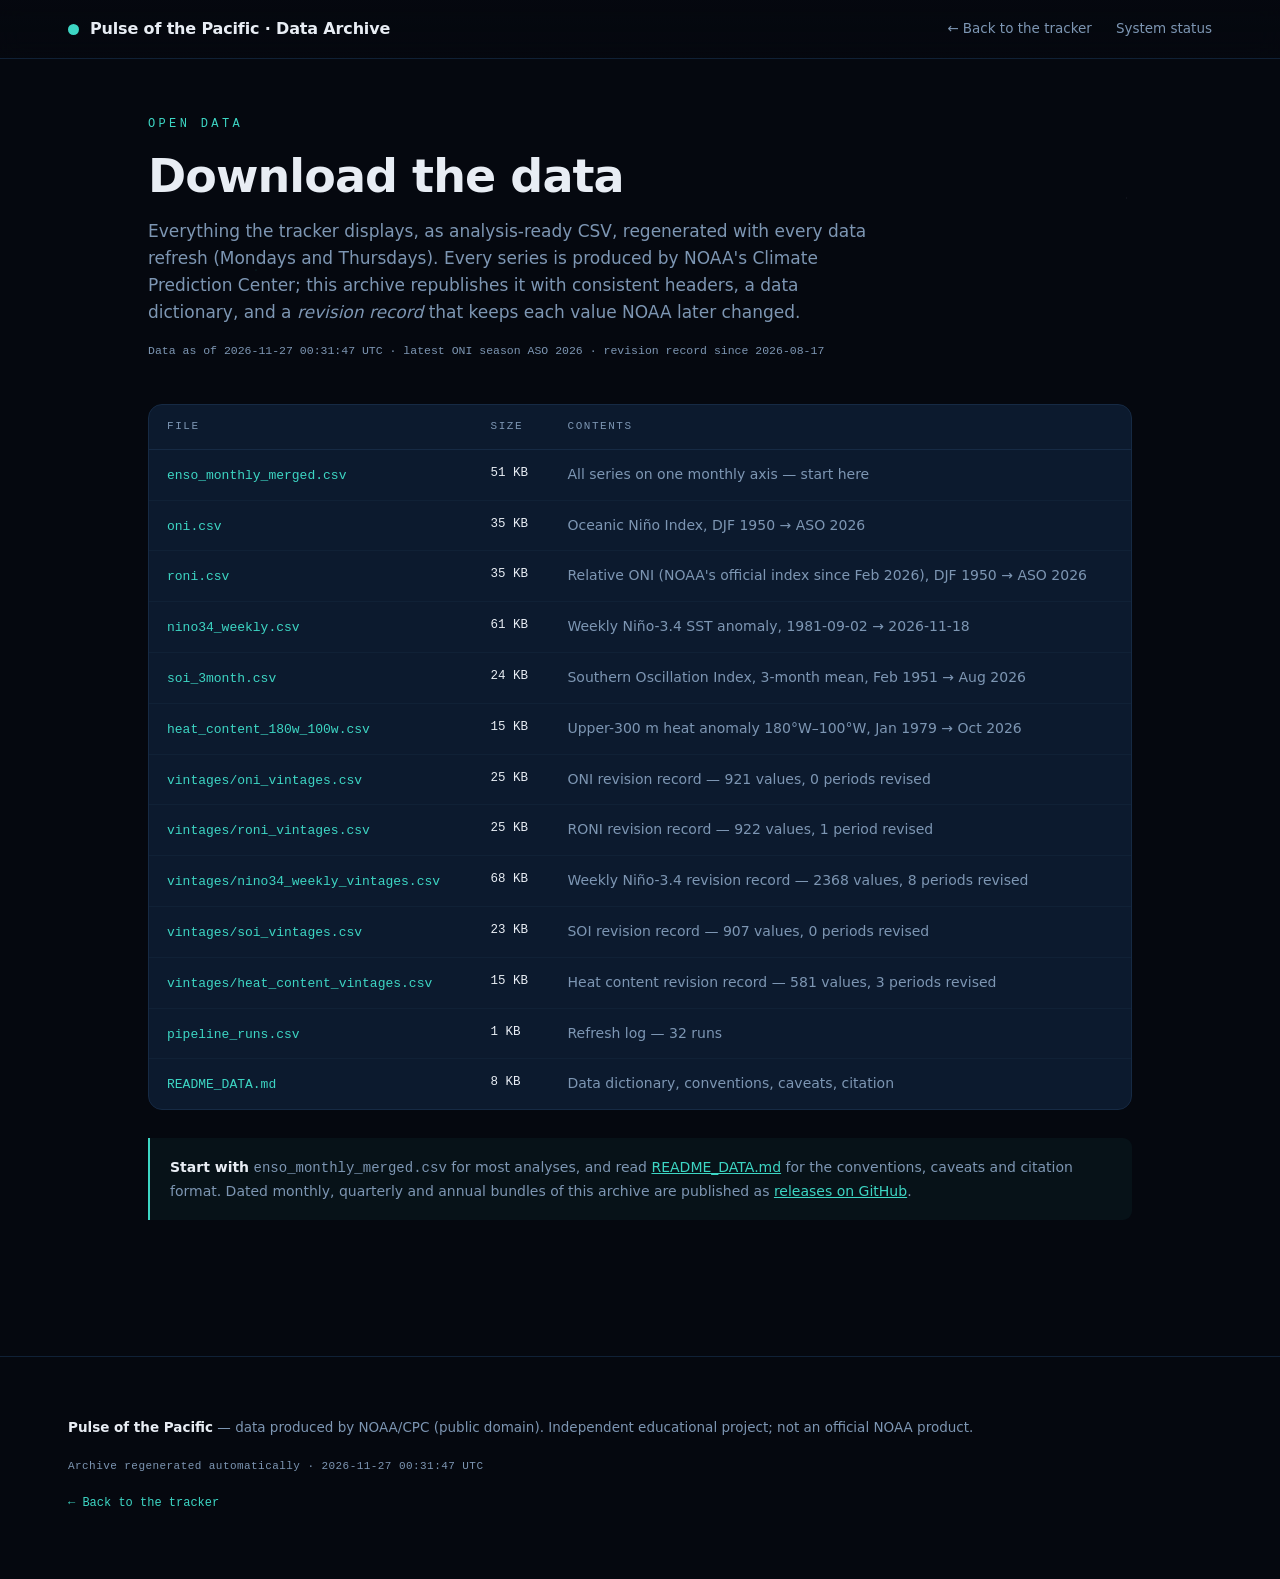
<file: public/archive/index.html>
<!DOCTYPE html>
<html lang="en">
<head>
<meta charset="utf-8"/>
<meta name="viewport" content="width=device-width, initial-scale=1, viewport-fit=cover"/>
<title>Data Archive | Pulse of the Pacific</title>
<meta name="description" content="Download the ENSO data behind Pulse of the Pacific as analysis-ready CSV: ONI, RONI, weekly Niño 3.4, SOI, ocean heat content, and a record of how NOAA revised recent values."/>
<meta name="theme-color" content="#05080f"/>
<link rel="canonical" href="https://elninotracker.org/archive/"/>
<meta property="og:title" content="Data Archive | Pulse of the Pacific"/>
<meta property="og:description" content="The ENSO indices behind the tracker as analysis-ready CSV, refreshed twice a week, with a revision record."/>
<meta property="og:type" content="website"/>
<meta property="og:url" content="https://elninotracker.org/archive/"/>
<meta property="og:image" content="https://elninotracker.org/social-preview.png"/>
<meta property="og:image:width" content="1200"/>
<meta property="og:image:height" content="630"/>
<meta property="og:image:alt" content="The Pulse of the Pacific: the Oceanic Niño Index from 1950 to today, El Niño peaks in red and orange, La Niña in blue."/>
<meta name="twitter:card" content="summary_large_image"/>
<link rel="icon" href="data:image/svg+xml,%3Csvg xmlns='http://www.w3.org/2000/svg' viewBox='0 0 32 32'%3E%3Ccircle cx='16' cy='16' r='13' fill='%2305080f'/%3E%3Ccircle cx='16' cy='16' r='6' fill='%233dd6c4'/%3E%3C/svg%3E"/>
<!-- Generated by scripts/export_archive.py on every data refresh — edit the generator, not this file.
     Static page: no scripts run here (the JSON-LD block below is data, not code). -->
<meta http-equiv="Content-Security-Policy" content="default-src 'self'; script-src 'self'; style-src 'self' 'unsafe-inline' https://fonts.googleapis.com; font-src https://fonts.gstatic.com; img-src 'self' data:; connect-src 'self'; base-uri 'none'; form-action 'none'; object-src 'none'"/>
<link rel="preconnect" href="https://fonts.googleapis.com">
<link rel="preconnect" href="https://fonts.gstatic.com" crossorigin>
<link href="https://fonts.googleapis.com/css2?family=Space+Grotesk:wght@500;600;700&family=Inter:wght@400;500;600&family=JetBrains+Mono:wght@400;500&display=swap" rel="stylesheet">
<link rel="stylesheet" href="../assets/style.css">
<script type="application/ld+json">
{
  "@context": "https://schema.org",
  "@type": "Dataset",
  "name": "Pulse of the Pacific ENSO data archive",
  "description": "Analysis-ready CSV re-publication of NOAA Climate Prediction Center ENSO indices (Oceanic Niño Index, Relative ONI, weekly Niño-3.4 SST anomaly, Southern Oscillation Index, equatorial upper-ocean heat content), refreshed twice weekly, with a record of how published values were later revised.",
  "url": "https://elninotracker.org/archive/",
  "keywords": [
    "El Niño",
    "La Niña",
    "ENSO",
    "Oceanic Niño Index",
    "Relative Oceanic Niño Index",
    "Niño 3.4",
    "Southern Oscillation Index",
    "sea surface temperature"
  ],
  "temporalCoverage": "1950-01/2026-11",
  "isAccessibleForFree": true,
  "creator": {
    "@type": "Organization",
    "name": "NOAA Climate Prediction Center",
    "url": "https://www.cpc.ncep.noaa.gov/"
  },
  "isBasedOn": "https://www.cpc.ncep.noaa.gov/data/indices/",
  "distribution": [
    {
      "@type": "DataDownload",
      "encodingFormat": "text/csv",
      "contentUrl": "https://elninotracker.org/archive/enso_monthly_merged.csv"
    },
    {
      "@type": "DataDownload",
      "encodingFormat": "text/csv",
      "contentUrl": "https://elninotracker.org/archive/oni.csv"
    },
    {
      "@type": "DataDownload",
      "encodingFormat": "text/csv",
      "contentUrl": "https://elninotracker.org/archive/roni.csv"
    },
    {
      "@type": "DataDownload",
      "encodingFormat": "text/csv",
      "contentUrl": "https://elninotracker.org/archive/nino34_weekly.csv"
    },
    {
      "@type": "DataDownload",
      "encodingFormat": "text/csv",
      "contentUrl": "https://elninotracker.org/archive/soi_3month.csv"
    },
    {
      "@type": "DataDownload",
      "encodingFormat": "text/csv",
      "contentUrl": "https://elninotracker.org/archive/heat_content_180w_100w.csv"
    },
    {
      "@type": "DataDownload",
      "encodingFormat": "text/csv",
      "contentUrl": "https://elninotracker.org/archive/vintages/oni_vintages.csv"
    },
    {
      "@type": "DataDownload",
      "encodingFormat": "text/csv",
      "contentUrl": "https://elninotracker.org/archive/vintages/roni_vintages.csv"
    },
    {
      "@type": "DataDownload",
      "encodingFormat": "text/csv",
      "contentUrl": "https://elninotracker.org/archive/vintages/nino34_weekly_vintages.csv"
    },
    {
      "@type": "DataDownload",
      "encodingFormat": "text/csv",
      "contentUrl": "https://elninotracker.org/archive/vintages/soi_vintages.csv"
    },
    {
      "@type": "DataDownload",
      "encodingFormat": "text/csv",
      "contentUrl": "https://elninotracker.org/archive/vintages/heat_content_vintages.csv"
    },
    {
      "@type": "DataDownload",
      "encodingFormat": "text/csv",
      "contentUrl": "https://elninotracker.org/archive/pipeline_runs.csv"
    }
  ]
}
</script>
</head>
<body>

<div class="topbar">
  <div class="wrap">
    <div class="brand"><span class="dot"></span>Pulse of the Pacific · Data Archive</div>
    <nav class="topnav"><a href="../">← Back to the tracker</a><a href="../admin.html">System status</a></nav>
  </div>
</div>

<section class="band" style="padding-top:56px">
  <div class="wrap arch">

    <div class="band-head">
      <div class="label">Open data</div>
      <h2>Download the data</h2>
      <p>Everything the tracker displays, as analysis-ready CSV, regenerated with every data refresh
      (Mondays and Thursdays). Every series is produced by NOAA's Climate Prediction Center; this
      archive republishes it with consistent headers, a data dictionary, and a <em>revision record</em>
      that keeps each value NOAA later changed.</p>
      <p class="arch-stamp">Data as of 2026-11-27 00:31:47 UTC · latest ONI season ASO 2026 ·
      revision record since 2026-08-17</p>
    </div>

    <div class="arch-scroll">
    <table class="arch-table">
      <thead><tr><th scope="col">File</th><th scope="col">Size</th><th scope="col">Contents</th></tr></thead>
      <tbody>
        <tr><td><a href="enso_monthly_merged.csv">enso_monthly_merged.csv</a></td><td class="n">51 KB</td><td>All series on one monthly axis — start here</td></tr>
        <tr><td><a href="oni.csv">oni.csv</a></td><td class="n">35 KB</td><td>Oceanic Niño Index, DJF 1950 → ASO 2026</td></tr>
        <tr><td><a href="roni.csv">roni.csv</a></td><td class="n">35 KB</td><td>Relative ONI (NOAA's official index since Feb 2026), DJF 1950 → ASO 2026</td></tr>
        <tr><td><a href="nino34_weekly.csv">nino34_weekly.csv</a></td><td class="n">61 KB</td><td>Weekly Niño-3.4 SST anomaly, 1981-09-02 → 2026-11-18</td></tr>
        <tr><td><a href="soi_3month.csv">soi_3month.csv</a></td><td class="n">24 KB</td><td>Southern Oscillation Index, 3-month mean, Feb 1951 → Aug 2026</td></tr>
        <tr><td><a href="heat_content_180w_100w.csv">heat_content_180w_100w.csv</a></td><td class="n">15 KB</td><td>Upper-300 m heat anomaly 180°W–100°W, Jan 1979 → Oct 2026</td></tr>
        <tr><td><a href="vintages/oni_vintages.csv">vintages/oni_vintages.csv</a></td><td class="n">25 KB</td><td>ONI revision record — 921 values, 0 periods revised</td></tr>
        <tr><td><a href="vintages/roni_vintages.csv">vintages/roni_vintages.csv</a></td><td class="n">25 KB</td><td>RONI revision record — 922 values, 1 period revised</td></tr>
        <tr><td><a href="vintages/nino34_weekly_vintages.csv">vintages/nino34_weekly_vintages.csv</a></td><td class="n">68 KB</td><td>Weekly Niño-3.4 revision record — 2368 values, 8 periods revised</td></tr>
        <tr><td><a href="vintages/soi_vintages.csv">vintages/soi_vintages.csv</a></td><td class="n">23 KB</td><td>SOI revision record — 907 values, 0 periods revised</td></tr>
        <tr><td><a href="vintages/heat_content_vintages.csv">vintages/heat_content_vintages.csv</a></td><td class="n">15 KB</td><td>Heat content revision record — 581 values, 3 periods revised</td></tr>
        <tr><td><a href="pipeline_runs.csv">pipeline_runs.csv</a></td><td class="n">1 KB</td><td>Refresh log — 32 runs</td></tr>
        <tr><td><a href="README_DATA.md">README_DATA.md</a></td><td class="n">8 KB</td><td>Data dictionary, conventions, caveats, citation</td></tr>
      </tbody>
    </table>
    </div>

    <div class="arch-note">
      <b>Start with</b> <span class="mono">enso_monthly_merged.csv</span> for most analyses, and read
      <a href="README_DATA.md">README_DATA.md</a> for the conventions, caveats and citation format.
      Dated monthly, quarterly and annual bundles of this archive are published as
      <a href="https://github.com/ThePiTree/pulse-of-the-pacific/releases" target="_blank" rel="noopener">releases on GitHub</a>.
    </div>

  </div>
</section>

<footer>
  <div class="wrap">
    <div class="frow">
      <div><b>Pulse of the Pacific</b> — data produced by NOAA/CPC (public domain). Independent educational project; not an official NOAA product.</div>
      <div class="tag">Archive regenerated automatically · 2026-11-27 00:31:47 UTC</div>
    </div>
    <div class="frow arch-back"><a href="../">← Back to the tracker</a></div>
  </div>
</footer>

</body>
</html>
</file>
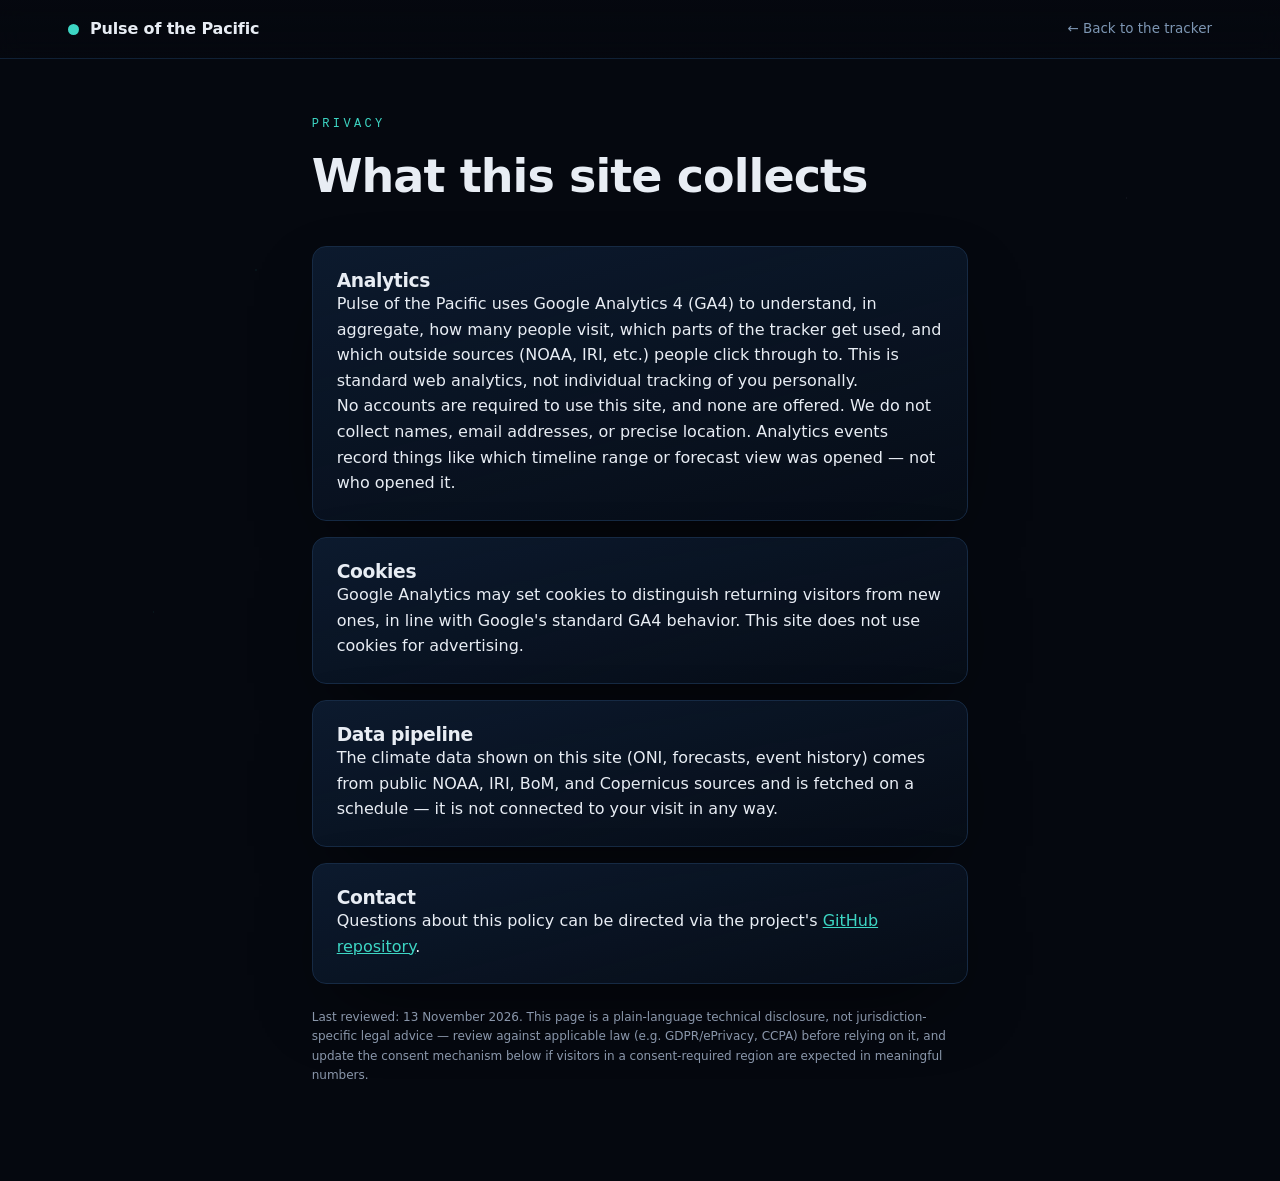
<file: public/privacy/index.html>
<!DOCTYPE html>
<html lang="en">
<head>
<meta charset="utf-8"/>
<meta name="viewport" content="width=device-width, initial-scale=1, viewport-fit=cover"/>
<title>Privacy | Pulse of the Pacific</title>
<meta name="description" content="What Pulse of the Pacific collects, why, and how to contact the project about it."/>
<meta name="theme-color" content="#05080f"/>
<link rel="canonical" href="https://elninotracker.org/privacy/"/>
<meta property="og:title" content="Privacy | Pulse of the Pacific"/>
<meta property="og:url" content="https://elninotracker.org/privacy/"/>
<meta property="og:image" content="https://elninotracker.org/social-preview.png"/>
<meta property="og:image:width" content="1200"/>
<meta property="og:image:height" content="630"/>
<meta property="og:image:alt" content="The Pulse of the Pacific: the Oceanic Niño Index from 1950 to today, El Niño peaks in red and orange, La Niña in blue."/>
<meta name="twitter:card" content="summary_large_image"/>
<link rel="icon" href="data:image/svg+xml,%3Csvg xmlns='http://www.w3.org/2000/svg' viewBox='0 0 32 32'%3E%3Ccircle cx='16' cy='16' r='13' fill='%2305080f'/%3E%3Ccircle cx='16' cy='16' r='6' fill='%233dd6c4'/%3E%3C/svg%3E"/>
<meta http-equiv="Content-Security-Policy" content="default-src 'self'; script-src 'self'; style-src 'self' 'unsafe-inline' https://fonts.googleapis.com; font-src https://fonts.gstatic.com; img-src 'self' data:; connect-src 'self'; base-uri 'none'; form-action 'none'; object-src 'none'"/>
<link rel="preconnect" href="https://fonts.googleapis.com">
<link rel="preconnect" href="https://fonts.gstatic.com" crossorigin>
<link href="https://fonts.googleapis.com/css2?family=Space+Grotesk:wght@500;600;700&family=Inter:wght@400;500;600&family=JetBrains+Mono:wght@400;500&display=swap" rel="stylesheet">
<link rel="stylesheet" href="../assets/style.css">
</head>
<body>

<div class="topbar">
  <div class="wrap">
    <div class="brand"><span class="dot"></span>Pulse of the Pacific</div>
    <nav class="topnav"><a href="/">← Back to the tracker</a></nav>
  </div>
</div>

<section class="band" style="padding-top:56px">
  <div class="wrap" style="max-width:70ch">

    <div class="band-head">
      <div class="label">Privacy</div>
      <h2>What this site collects</h2>
    </div>

    <div class="card card-pad" style="margin-top:8px">
      <h3 style="margin-top:0">Analytics</h3>
      <p>Pulse of the Pacific uses Google Analytics 4 (GA4) to understand, in aggregate, how many people
      visit, which parts of the tracker get used, and which outside sources (NOAA, IRI, etc.) people click
      through to. This is standard web analytics, not individual tracking of you personally.</p>
      <p>No accounts are required to use this site, and none are offered. We do not collect names, email
      addresses, or precise location. Analytics events record things like which timeline range or forecast
      view was opened — not who opened it.</p>
    </div>

    <div class="card card-pad" style="margin-top:16px">
      <h3 style="margin-top:0">Cookies</h3>
      <p>Google Analytics may set cookies to distinguish returning visitors from new ones, in line with
      Google's standard GA4 behavior. This site does not use cookies for advertising.</p>
    </div>

    <div class="card card-pad" style="margin-top:16px">
      <h3 style="margin-top:0">Data pipeline</h3>
      <p>The climate data shown on this site (ONI, forecasts, event history) comes from public NOAA, IRI,
      BoM, and Copernicus sources and is fetched on a schedule — it is not connected to your visit in any way.</p>
    </div>

    <div class="card card-pad" style="margin-top:16px">
      <h3 style="margin-top:0">Contact</h3>
      <p>Questions about this policy can be directed via the project's
      <a href="https://github.com/ThePiTree/pulse-of-the-pacific" style="color:var(--live)">GitHub repository</a>.</p>
    </div>

    <p style="margin-top:24px;font-size:12px;color:var(--tag,#8a97ab)">
      Last reviewed: 13 November 2026. This page is a plain-language technical disclosure, not
      jurisdiction-specific legal advice — review against applicable law (e.g. GDPR/ePrivacy, CCPA) before
      relying on it, and update the consent mechanism below if visitors in a consent-required region are
      expected in meaningful numbers.
    </p>

  </div>
</section>

</body>
</html>
</file>
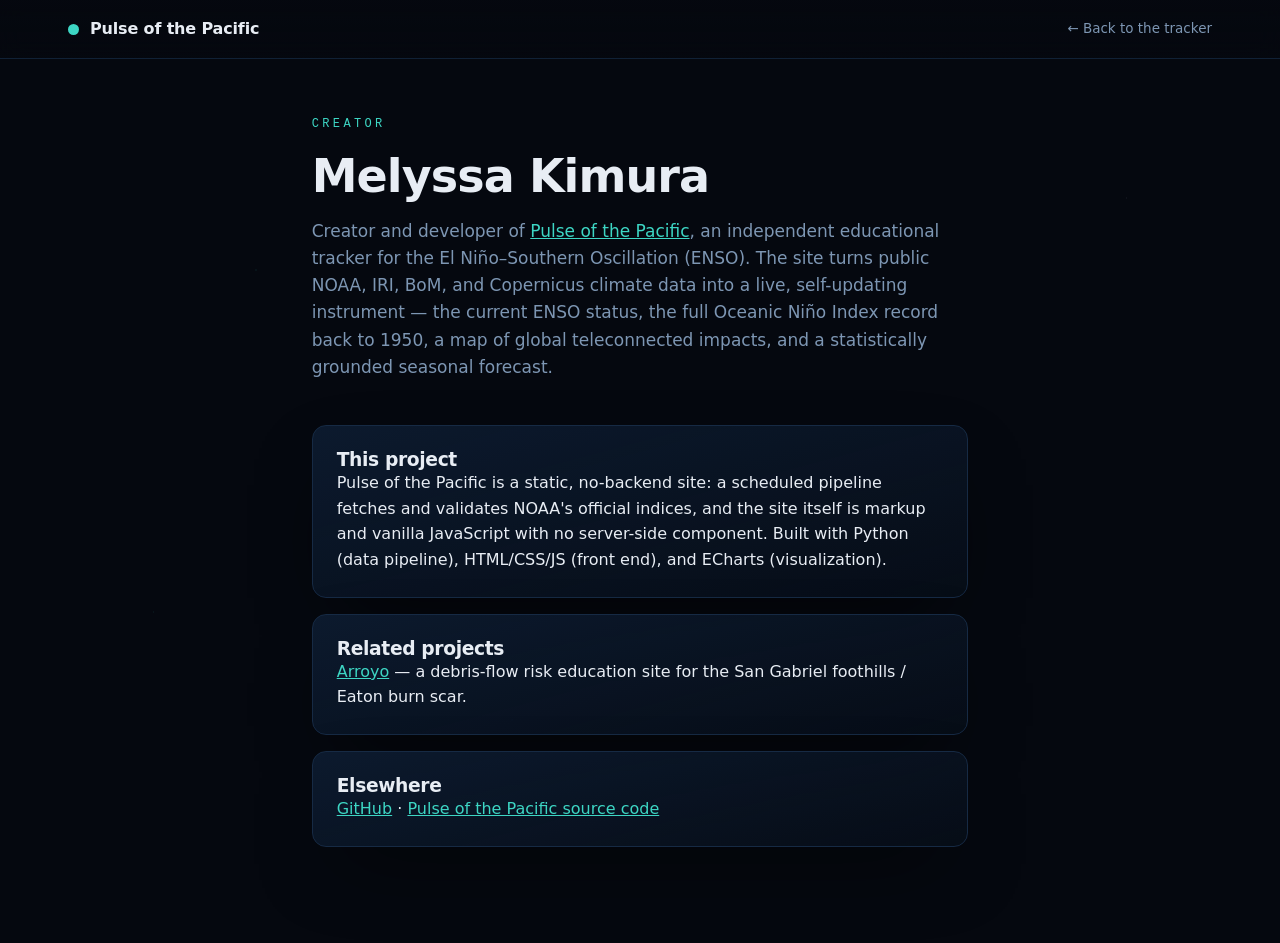
<file: public/creator/melyssa-kimura/index.html>
<!DOCTYPE html>
<html lang="en">
<head>
<meta charset="utf-8"/>
<meta name="viewport" content="width=device-width, initial-scale=1, viewport-fit=cover"/>
<title>Melyssa Kimura | Creator of Pulse of the Pacific</title>
<meta name="description" content="Melyssa Kimura is the creator and developer of Pulse of the Pacific, an independent educational ENSO tracker, and other public data-education projects."/>
<meta name="theme-color" content="#05080f"/>
<link rel="canonical" href="https://elninotracker.org/creator/melyssa-kimura/"/>
<meta property="og:title" content="Melyssa Kimura | Creator of Pulse of the Pacific"/>
<meta property="og:description" content="Creator and developer of Pulse of the Pacific and other independent educational data projects."/>
<meta property="og:type" content="profile"/>
<meta property="og:url" content="https://elninotracker.org/creator/melyssa-kimura/"/>
<meta property="og:image" content="https://elninotracker.org/social-preview.png"/>
<meta property="og:image:width" content="1200"/>
<meta property="og:image:height" content="630"/>
<meta property="og:image:alt" content="The Pulse of the Pacific: the Oceanic Niño Index from 1950 to today, El Niño peaks in red and orange, La Niña in blue."/>
<meta name="twitter:card" content="summary_large_image"/>
<link rel="icon" href="data:image/svg+xml,%3Csvg xmlns='http://www.w3.org/2000/svg' viewBox='0 0 32 32'%3E%3Ccircle cx='16' cy='16' r='13' fill='%2305080f'/%3E%3Ccircle cx='16' cy='16' r='6' fill='%233dd6c4'/%3E%3C/svg%3E"/>
<meta http-equiv="Content-Security-Policy" content="default-src 'self'; script-src 'self'; style-src 'self' 'unsafe-inline' https://fonts.googleapis.com; font-src https://fonts.gstatic.com; img-src 'self' data:; connect-src 'self'; base-uri 'none'; form-action 'none'; object-src 'none'"/>
<link rel="preconnect" href="https://fonts.googleapis.com">
<link rel="preconnect" href="https://fonts.gstatic.com" crossorigin>
<link href="https://fonts.googleapis.com/css2?family=Space+Grotesk:wght@500;600;700&family=Inter:wght@400;500;600&family=JetBrains+Mono:wght@400;500&display=swap" rel="stylesheet">
<link rel="stylesheet" href="../../assets/style.css">
<script type="application/ld+json">
{
  "@context": "https://schema.org",
  "@type": "ProfilePage",
  "mainEntity": {
    "@type": "Person",
    "@id": "https://elninotracker.org/creator/melyssa-kimura/#person",
    "name": "Melyssa Kimura",
    "url": "https://elninotracker.org/creator/melyssa-kimura/",
    "description": "Creator and developer of Pulse of the Pacific, an independent educational ENSO tracker, and other public data-education projects.",
    "sameAs": [
      "https://github.com/ThePiTree/"
    ]
  }
}
</script>
</head>
<body>

<div class="topbar">
  <div class="wrap">
    <div class="brand"><span class="dot"></span>Pulse of the Pacific</div>
    <nav class="topnav"><a href="/">← Back to the tracker</a></nav>
  </div>
</div>

<section class="band" style="padding-top:56px">
  <div class="wrap" style="max-width:70ch">

    <div class="band-head">
      <div class="label">Creator</div>
      <h2>Melyssa Kimura</h2>
      <p>Creator and developer of <a href="/" style="color:var(--live)">Pulse of the Pacific</a>, an independent
      educational tracker for the El Niño–Southern Oscillation (ENSO). The site turns public NOAA, IRI, BoM,
      and Copernicus climate data into a live, self-updating instrument — the current ENSO status, the full
      Oceanic Niño Index record back to 1950, a map of global teleconnected impacts, and a statistically
      grounded seasonal forecast.</p>
    </div>

    <div class="card card-pad" style="margin-top:24px">
      <h3 style="margin-top:0">This project</h3>
      <p>Pulse of the Pacific is a static, no-backend site: a scheduled pipeline fetches and validates NOAA's
      official indices, and the site itself is markup and vanilla JavaScript with no server-side component.
      Built with Python (data pipeline), HTML/CSS/JS (front end), and ECharts (visualization).</p>
    </div>

    <div class="card card-pad" style="margin-top:16px">
      <h3 style="margin-top:0">Related projects</h3>
      <p><a href="https://arroyosgv.org/" style="color:var(--live)">Arroyo</a> — a debris-flow risk education
      site for the San Gabriel foothills / Eaton burn scar.</p>
    </div>

    <div class="card card-pad" style="margin-top:16px">
      <h3 style="margin-top:0">Elsewhere</h3>
      <p><a href="https://github.com/ThePiTree/" style="color:var(--live)" rel="me">GitHub</a> ·
      <a href="https://github.com/ThePiTree/pulse-of-the-pacific" style="color:var(--live)">Pulse of the Pacific source code</a></p>
    </div>

  </div>
</section>

</body>
</html>
</file>
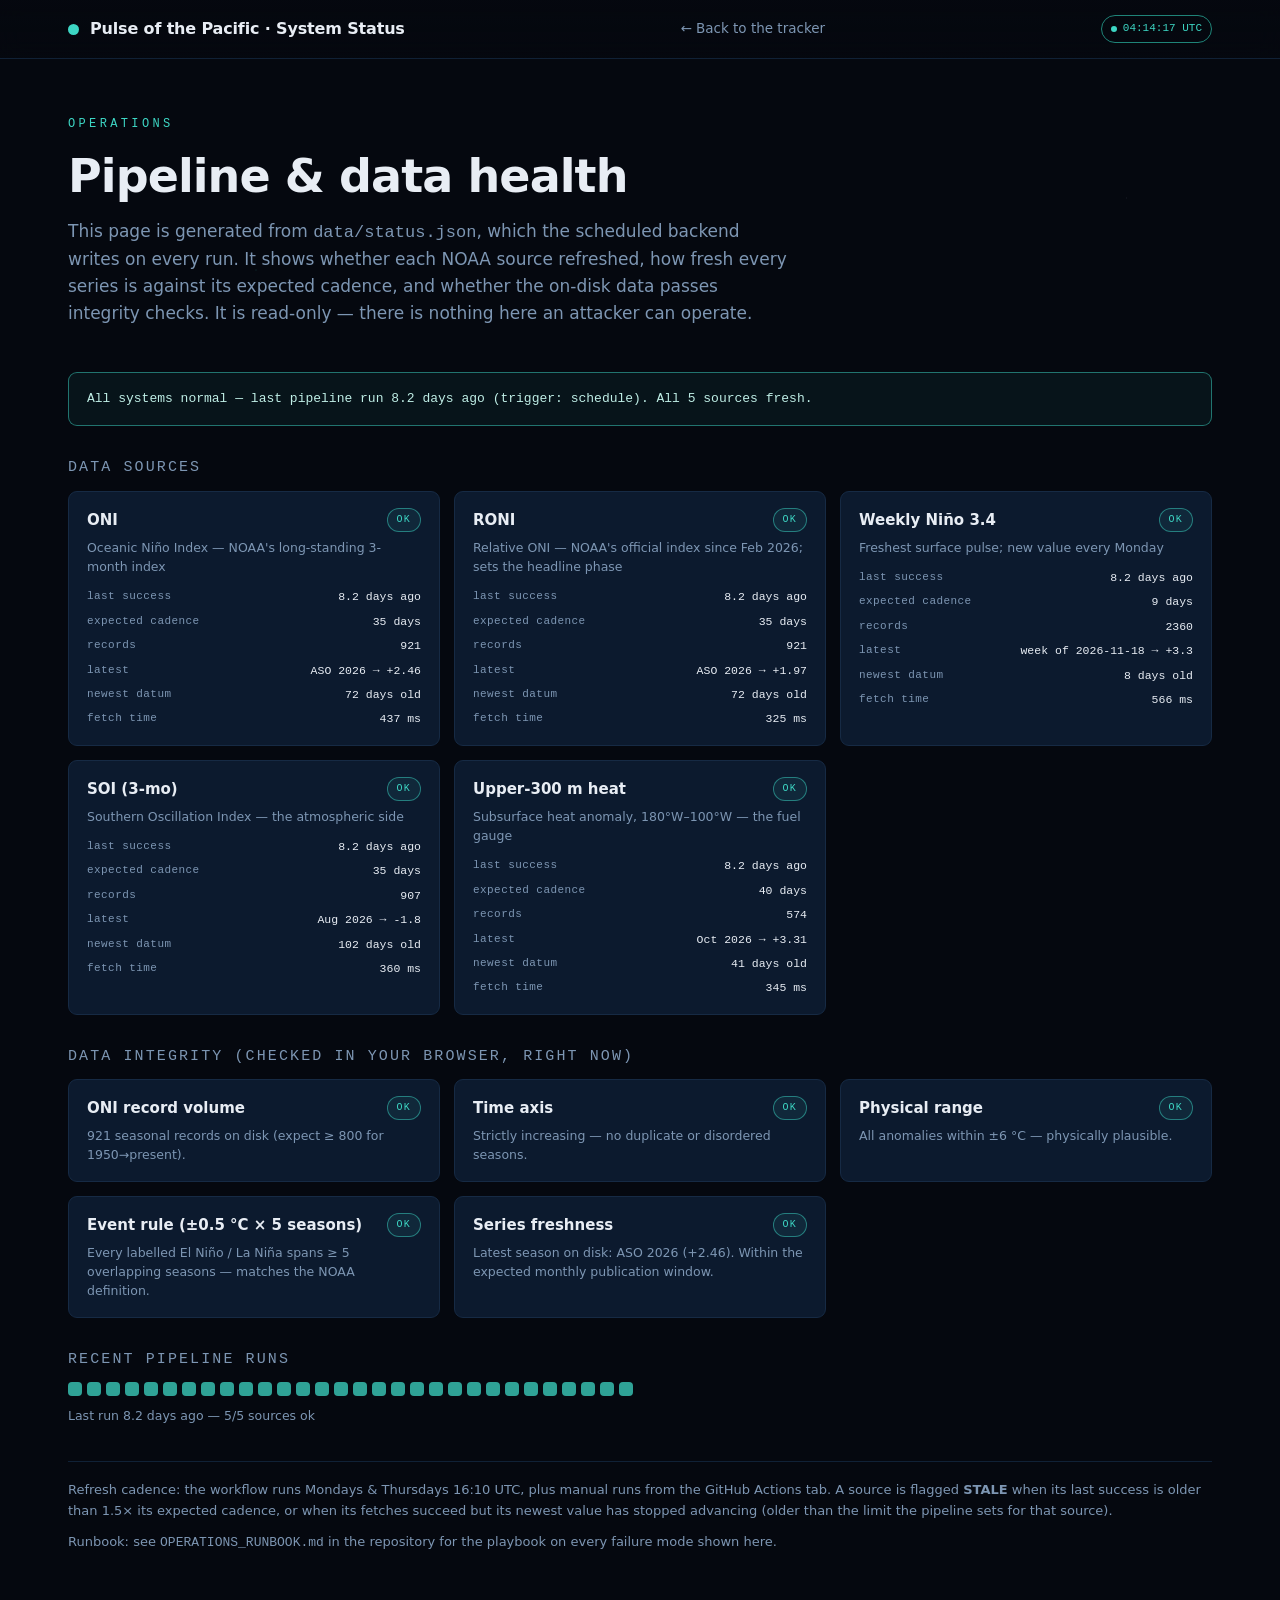
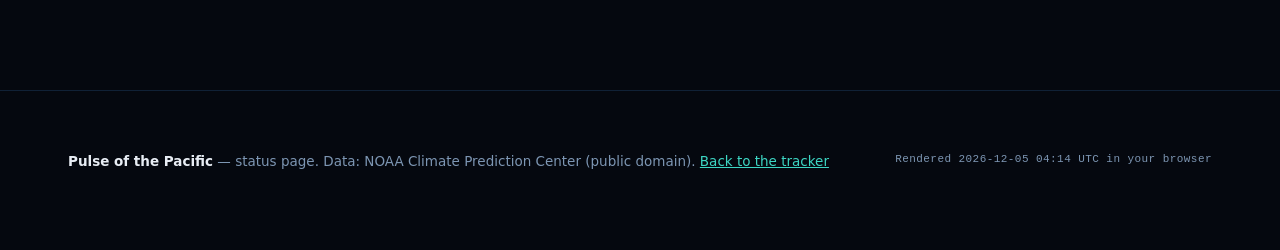
<file: public/admin.html>
<!DOCTYPE html>
<html lang="en">
<head>
<meta charset="utf-8"/>
<meta name="viewport" content="width=device-width, initial-scale=1"/>
<title>System Status — Pulse of the Pacific</title>
<meta name="description" content="Operational status of the Pulse of the Pacific data pipeline: source health, data freshness, and integrity checks."/>
<meta name="robots" content="noindex"/>
<meta name="theme-color" content="#05080f"/>
<link rel="icon" href="data:image/svg+xml,%3Csvg xmlns='http://www.w3.org/2000/svg' viewBox='0 0 32 32'%3E%3Ccircle cx='16' cy='16' r='13' fill='%2305080f'/%3E%3Ccircle cx='16' cy='16' r='6' fill='%233dd6c4'/%3E%3C/svg%3E"/>
<meta http-equiv="Content-Security-Policy" content="default-src 'self'; script-src 'self'; style-src 'self' 'unsafe-inline' https://fonts.googleapis.com; font-src https://fonts.gstatic.com; img-src 'self' data:; connect-src 'self'; base-uri 'none'; form-action 'none'; object-src 'none'"/>
<link rel="preconnect" href="https://fonts.googleapis.com">
<link rel="preconnect" href="https://fonts.gstatic.com" crossorigin>
<link href="https://fonts.googleapis.com/css2?family=Space+Grotesk:wght@500;600;700&family=Inter:wght@400;500&family=JetBrains+Mono:wght@400;500&display=swap" rel="stylesheet">
<link rel="stylesheet" href="assets/style.css">
<script defer src="assets/admin.js"></script>
</head>
<body>

<div class="topbar">
  <div class="wrap">
    <div class="brand"><span class="dot"></span>Pulse of the Pacific · System Status</div>
    <nav class="topnav"><a href="index.html">← Back to the tracker</a></nav>
    <div class="livechip"><span class="led"></span><span id="nowClock">STATUS</span></div>
  </div>
</div>

<section class="band" style="padding-top:56px">
  <div class="wrap">

    <div class="band-head">
      <div class="label">Operations</div>
      <h2>Pipeline &amp; data health</h2>
      <p>This page is generated from <span class="mono">data/status.json</span>, which the scheduled
      backend writes on every run. It shows whether each NOAA source refreshed, how fresh every
      series is against its expected cadence, and whether the on-disk data passes integrity checks.
      It is read-only — there is nothing here an attacker can operate.</p>
    </div>

    <div id="banner" class="admin-banner">Loading status…</div>

    <h3 class="admin-h">Data sources</h3>
    <div id="sources" class="admin-grid" aria-live="polite"></div>

    <h3 class="admin-h">Data integrity (checked in your browser, right now)</h3>
    <div id="integrity" class="admin-grid"></div>

    <h3 class="admin-h">Recent pipeline runs</h3>
    <div id="history" class="admin-history"></div>

    <div class="admin-foot">
      <div>Refresh cadence: the workflow runs Mondays &amp; Thursdays 16:10 UTC, plus manual runs
      from the GitHub Actions tab. A source is flagged <b>STALE</b> when its last success is older
      than 1.5× its expected cadence, or when its fetches succeed but its newest value has stopped
      advancing (older than the limit the pipeline sets for that source).</div>
      <div style="margin-top:10px">Runbook: see <span class="mono">OPERATIONS_RUNBOOK.md</span> in the
      repository for the playbook on every failure mode shown here.</div>
    </div>

  </div>
</section>

<footer>
  <div class="wrap">
    <div class="frow">
      <div><b>Pulse of the Pacific</b> — status page. Data: NOAA Climate Prediction Center (public domain). <a href="index.html" style="color:var(--live)">Back to the tracker</a></div>
      <div class="tag" id="genStamp">—</div>
    </div>
  </div>
</footer>

</body>
</html>
</file>
<file: public/assets/style.css>
:root{
  --abyss:#05080f; --deep:#0a1424; --panel:#0c1a2e; --panel2:#0f2138;
  --foam:#e8edf4; --tide:#7d96b3; --tide-dim:#4f678a;
  --line:#162a44; --line-soft:#102136;
  --cool:#2b6fb3; --cool-deep:#1d4e85; --neutral:#16263b; --warm:#e85d3d; --warm-hot:#ffb347;
  --live:#3dd6c4; --live-dim:#1f8478;
  --shadow:0 30px 80px -30px rgba(0,0,0,.8);
  --r:14px; --r-sm:9px;
  --maxw:1200px;
  --serif:'Space Grotesk',system-ui,sans-serif;
  --body:'Inter',system-ui,sans-serif;
  --mono:'JetBrains Mono',ui-monospace,monospace;
}
*{box-sizing:border-box;margin:0;padding:0}
html{scroll-behavior:smooth;-webkit-text-size-adjust:100%;scroll-padding-top:78px}
body{
  background:var(--abyss); color:var(--foam); font-family:var(--body);
  line-height:1.6; font-size:16px; overflow-x:hidden; max-width:100vw;
  -webkit-font-smoothing:antialiased; text-rendering:optimizeLegibility;
}
body::before{ /* faint star/plankton field */
  content:""; position:fixed; inset:0; z-index:0; pointer-events:none; opacity:.5;
  background:
    radial-gradient(1px 1px at 20% 30%, rgba(61,214,196,.4), transparent),
    radial-gradient(1px 1px at 70% 60%, rgba(232,237,244,.25), transparent),
    radial-gradient(1px 1px at 40% 80%, rgba(43,111,179,.35), transparent),
    radial-gradient(1px 1px at 88% 22%, rgba(232,237,244,.2), transparent),
    radial-gradient(1px 1px at 12% 68%, rgba(61,214,196,.25), transparent);
  background-size:cover;
}
.wrap{max-width:var(--maxw); margin:0 auto; padding:0 28px; position:relative; z-index:1}
section{position:relative; z-index:1}
a{color:inherit}
h1,h2,h3{font-family:var(--serif); font-weight:600; line-height:1.08; letter-spacing:-.02em}
.mono{font-family:var(--mono)}

/* ---------- Top status bar ---------- */
.topbar{
  position:sticky; top:0; z-index:50; backdrop-filter:blur(14px);
  background:linear-gradient(180deg,rgba(5,8,15,.92),rgba(5,8,15,.7));
  border-bottom:1px solid var(--line-soft);
}
.topbar .wrap{display:flex; align-items:center; justify-content:space-between; height:58px; gap:18px}
.brand{display:flex; align-items:center; gap:11px; font-family:var(--serif); font-weight:600; letter-spacing:-.01em}
.brand .dot{width:11px; height:11px; border-radius:50%; background:var(--live); box-shadow:0 0 0 0 rgba(61,214,196,.6); animation:pulse 2.6s infinite}
@keyframes pulse{0%{box-shadow:0 0 0 0 rgba(61,214,196,.5)}70%{box-shadow:0 0 0 9px rgba(61,214,196,0)}100%{box-shadow:0 0 0 0 rgba(61,214,196,0)}}
.topnav{display:flex; gap:24px; font-size:13.5px; color:var(--tide)}
.topnav a{text-decoration:none; transition:color .2s; white-space:nowrap}
.topnav a:hover{color:var(--foam)}
.livechip{font-family:var(--mono); font-size:11px; color:var(--live); border:1px solid var(--live-dim); padding:4px 9px; border-radius:20px; display:flex; align-items:center; gap:6px; white-space:nowrap}
.livechip .led{width:6px;height:6px;border-radius:50%;background:var(--live);animation:blink 1.8s infinite}
@keyframes blink{0%,100%{opacity:1}50%{opacity:.3}}
@media(max-width:780px){.topnav{display:none}}

/* ---------- Hero ---------- */
.hero{position:relative; min-height:96vh; min-height:96svh; display:flex; flex-direction:column; justify-content:flex-end; overflow:hidden; padding-bottom:38px}
#oceanCanvas{position:absolute; inset:0; width:100%; height:100%; z-index:0; display:block}
.hero-veil{position:absolute; inset:0; z-index:1; pointer-events:none;
  background:linear-gradient(180deg, rgba(5,8,15,.62) 0%, rgba(5,8,15,.12) 30%, rgba(5,8,15,.30) 62%, rgba(5,8,15,.96) 100%);}
.hero .wrap{position:relative; z-index:2; width:100%}
.eyebrow{font-family:var(--mono); font-size:12.5px; letter-spacing:.32em; text-transform:uppercase; color:var(--live); margin-bottom:22px; display:flex; align-items:center; gap:14px}
.eyebrow::before{content:""; width:38px; height:1px; background:var(--live); opacity:.6}
.hero h1{font-size:clamp(42px,8.2vw,104px); font-weight:700; max-width:14ch; margin-bottom:10px}
.hero h1 .em{font-style:italic; font-weight:500; color:transparent; background:linear-gradient(100deg,var(--warm),var(--warm-hot)); -webkit-background-clip:text; background-clip:text}
.hero .sub{font-size:clamp(16px,2vw,20px); color:var(--tide); max-width:54ch; margin-top:18px}

/* live status instrument */
.statusgrid{display:grid; grid-template-columns:repeat(4,1fr); gap:1px; margin-top:42px; background:var(--line-soft); border:1px solid var(--line); border-radius:var(--r); overflow:hidden}
.statuscell{background:linear-gradient(160deg,rgba(12,26,46,.92),rgba(8,16,28,.92)); padding:20px 22px; min-height:118px; display:flex; flex-direction:column; justify-content:space-between; position:relative}
.statuscell .k{font-family:var(--mono); font-size:10.5px; letter-spacing:.18em; text-transform:uppercase; color:var(--tide); display:flex; align-items:center; gap:7px}
.statuscell .v{font-family:var(--serif); font-size:clamp(26px,3.4vw,40px); font-weight:600; letter-spacing:-.02em; line-height:1}
.statuscell .vsub{font-size:12.5px; color:var(--tide); font-family:var(--mono)}
.phase-pill{display:inline-flex; align-items:center; gap:8px; font-family:var(--serif); font-weight:600}
.phase-pill .orb{width:13px;height:13px;border-radius:50%;flex:none}
/* Two-word phases ("Strong El Niño") are sized to stay on one line in a quarter-width cell. */
.statuscell .v .phase-pill{font-size:clamp(19px,2.45vw,29px); line-height:1.12}
@media(max-width:880px){.statusgrid{grid-template-columns:repeat(2,1fr)}}
@media(max-width:480px){.statusgrid{grid-template-columns:1fr 1fr}.statuscell{padding:16px 16px;min-height:104px}}

/* ---------- generic section ---------- */
.band{padding:96px 0}
.band-head{margin-bottom:44px; max-width:720px}
.band-head .label{font-family:var(--mono); font-size:12px; letter-spacing:.28em; text-transform:uppercase; color:var(--live); margin-bottom:18px}
.band-head h2{font-size:clamp(28px,4.2vw,46px); margin-bottom:16px}
.band-head p{color:var(--tide); font-size:17px}
.divider{height:1px; background:linear-gradient(90deg,var(--line),transparent); margin:0}

/* chart card */
.card{background:linear-gradient(165deg,var(--panel),rgba(8,16,28,.6)); border:1px solid var(--line); border-radius:var(--r); box-shadow:var(--shadow)}
.card-pad{padding:24px}
.controls{display:flex; flex-wrap:wrap; gap:8px; align-items:center; margin-bottom:18px}
.seg{display:inline-flex; background:var(--deep); border:1px solid var(--line); border-radius:var(--r-sm); padding:3px; gap:2px; max-width:100%; overflow-x:auto; -webkit-overflow-scrolling:touch; scrollbar-width:none}
.seg::-webkit-scrollbar{display:none}
.seg button{white-space:nowrap}
@media(max-width:560px){
  .controls{gap:10px}
  .seg{width:100%; justify-content:flex-start}
  .controls .legend-inline{width:100%}
}
.seg button{font-family:var(--mono); font-size:12px; letter-spacing:.04em; color:var(--tide); background:transparent; border:0; padding:7px 13px; border-radius:6px; cursor:pointer; transition:all .18s}
.seg button:hover{color:var(--foam)}
.seg button[aria-pressed="true"]{background:linear-gradient(160deg,var(--cool-deep),var(--cool)); color:#fff}
.spacer{flex:1}
.legend-inline{display:flex; gap:16px; flex-wrap:wrap; font-family:var(--mono); font-size:11.5px; color:var(--tide)}
.legend-inline span{display:flex; align-items:center; gap:6px}
.legend-inline i{width:11px; height:11px; border-radius:3px; display:inline-block}
#oniChart{width:100%; height:440px}
@media(max-width:600px){#oniChart{height:360px}}

/* impacts map */
.maplayout{display:grid; grid-template-columns:1.55fr 1fr; gap:24px; align-items:stretch}
.maplayout > *{min-width:0}
@media(max-width:900px){.maplayout{grid-template-columns:1fr}}
.mapbox{position:relative; background:linear-gradient(165deg,#081427,#050c17); border:1px solid var(--line); border-radius:var(--r); overflow:hidden; aspect-ratio:2/1; width:100%; max-width:100%; min-height:0}
#impactSvg{display:block; width:100%; height:100%; max-width:100%}
.impact-detail{display:flex; flex-direction:column; gap:14px; min-width:0}
.impact-detail .pick{font-family:var(--mono); font-size:11.5px; color:var(--tide); letter-spacing:.04em}
.impact-card{background:var(--panel); border:1px solid var(--line); border-radius:var(--r); padding:22px; flex:1; display:flex; flex-direction:column; gap:12px; transition:border-color .25s}
.impact-card h3{font-size:23px}
.impact-card .eff{display:inline-flex; align-items:center; gap:8px; font-family:var(--mono); font-size:11px; text-transform:uppercase; letter-spacing:.12em; padding:5px 11px; border-radius:20px; width:fit-content}
.impact-card p{color:var(--tide); font-size:14.5px}
.legend-row{display:flex; gap:18px; flex-wrap:wrap; margin-top:8px; font-family:var(--mono); font-size:11px; color:var(--tide)}
.legend-row span{display:flex;align-items:center;gap:7px}
.legend-row b{width:10px;height:10px;border-radius:50%;display:inline-block}

/* forecast */
.fc-layout{display:grid; grid-template-columns:1.4fr 1fr; gap:24px}
.fc-layout > *{min-width:0}
@media(max-width:900px){.fc-layout{grid-template-columns:1fr}}
#fcChart{width:100%; height:400px}
.prob-wrap{display:flex; flex-direction:column; gap:16px}
.prob{display:flex; flex-direction:column; gap:7px}
.prob .top{display:flex; justify-content:space-between; align-items:baseline; font-family:var(--mono); font-size:12.5px}
.prob .bar{height:11px; border-radius:6px; background:var(--deep); overflow:hidden; border:1px solid var(--line)}
.prob .fill{height:100%; border-radius:6px; transition:width 1s cubic-bezier(.2,.8,.2,1)}
.disclaimer{margin-top:22px; padding:18px 20px; border-left:2px solid var(--warm-hot); background:rgba(255,179,71,.05); border-radius:0 var(--r-sm) var(--r-sm) 0; font-size:13.5px; color:#d9c9a8}
.disclaimer b{color:var(--warm-hot); font-family:var(--serif)}

/* mechanism */
.mech-grid{display:grid; grid-template-columns:repeat(3,1fr); gap:20px}
@media(max-width:820px){.mech-grid{grid-template-columns:1fr}}
.mech{background:linear-gradient(165deg,var(--panel),rgba(8,16,28,.5)); border:1px solid var(--line); border-radius:var(--r); padding:26px; position:relative; overflow:hidden}
.mech .ph{font-family:var(--mono); font-size:11px; letter-spacing:.18em; text-transform:uppercase; color:var(--live); margin-bottom:16px}
.mech h3{font-size:20px; margin-bottom:10px}
.mech p{color:var(--tide); font-size:14px}
.mech .ribbon{height:3px; margin:18px -26px -26px; border-radius:0}

/* methodology / sources */
.srcgrid{display:grid; grid-template-columns:repeat(2,1fr); gap:1px; background:var(--line-soft); border:1px solid var(--line); border-radius:var(--r); overflow:hidden}
@media(max-width:720px){.srcgrid{grid-template-columns:1fr}}
.src{background:var(--panel); padding:22px 24px; display:flex; flex-direction:column; gap:6px}
.src .nm{font-family:var(--serif); font-weight:600; font-size:15px}
.src .ds{color:var(--tide); font-size:13px}
.src .lk{font-family:var(--mono); font-size:11px; color:var(--live); text-decoration:none; word-break:break-all}
.src .lk:hover{text-decoration:underline}

footer{padding:60px 0 80px; border-top:1px solid var(--line-soft); margin-top:40px; color:var(--tide); font-size:13.5px}
footer .wrap{display:flex; flex-direction:column; gap:18px}
footer .frow{display:flex; justify-content:space-between; flex-wrap:wrap; gap:20px}
footer b{color:var(--foam); font-family:var(--serif)}
.tag{font-family:var(--mono); font-size:11px; color:var(--tide); letter-spacing:.04em}

.tip{position:fixed; pointer-events:none; z-index:99; background:rgba(10,20,36,.97); border:1px solid var(--line); border-radius:8px; padding:9px 12px; font-family:var(--mono); font-size:11.5px; color:var(--foam); opacity:0; transition:opacity .15s; max-width:240px; box-shadow:var(--shadow)}

@media (prefers-reduced-motion: reduce){
  *{animation:none!important; transition:none!important; scroll-behavior:auto!important}
}
.fade{opacity:0; transform:translateY(24px); transition:opacity .9s cubic-bezier(.2,.8,.2,1), transform .9s cubic-bezier(.2,.8,.2,1)}
.fade.in{opacity:1; transform:none}

/* ---------- Visible keyboard focus (WCAG 2.4.7) ---------- */
a:focus-visible,
button:focus-visible,
[role="button"]:focus-visible,
[tabindex]:focus-visible{
  outline:2px solid var(--live);
  outline-offset:3px;
  border-radius:4px;
}
/* SVG map markers: focus ring that reads on the dark ocean */
#impactSvg g:focus-visible{ outline:none; }
#impactSvg g:focus-visible circle:last-of-type{
  stroke:var(--live); stroke-width:2.4px; paint-order:stroke;
}
/* don't show the ring on mouse click, only keyboard (browsers that lack :focus-visible fall back to :focus) */
a:focus:not(:focus-visible),
button:focus:not(:focus-visible){ outline:none; }

/* skip link: hidden until keyboard focus */
.skip{position:absolute; left:-9999px; top:0; z-index:100; background:var(--live); color:#04211c; padding:10px 16px; border-radius:0 0 8px 0; font-family:var(--mono); font-size:13px; text-decoration:none}
.skip:focus{left:0}

/* ---------- Admin / status page ---------- */
.admin-banner{border-radius:var(--r-sm); padding:16px 18px; font-family:var(--mono); font-size:13px; line-height:1.6; border:1px solid var(--line); background:var(--panel); color:var(--tide); margin-bottom:34px}
.admin-banner-ok{border-color:rgba(61,214,196,.5); color:#bfeee6; background:rgba(61,214,196,.06)}
.admin-banner-warn{border-color:rgba(255,179,71,.5); color:#e8d9b5; background:rgba(255,179,71,.06)}
.admin-banner-fail{border-color:rgba(232,93,61,.6); color:#f2c4b6; background:rgba(232,93,61,.08)}
.admin-h{font-size:15px; font-family:var(--mono); letter-spacing:.14em; text-transform:uppercase; color:var(--tide); margin:34px 0 14px; font-weight:500}
.admin-grid{display:grid; grid-template-columns:repeat(auto-fill,minmax(300px,1fr)); gap:14px}
.admin-card{background:var(--panel); border:1px solid var(--line); border-radius:var(--r-sm); padding:16px 18px}
.admin-card-head{display:flex; justify-content:space-between; align-items:center; gap:10px; margin-bottom:6px}
.admin-card-name{font-family:var(--serif); font-weight:600; font-size:15px}
.admin-card-desc{color:var(--tide); font-size:12.5px; line-height:1.55}
.admin-badge{font-family:var(--mono); font-size:10px; letter-spacing:.12em; padding:3px 9px; border-radius:12px; border:1px solid}
.admin-badge-ok{color:#3dd6c4; border-color:rgba(61,214,196,.5); background:rgba(61,214,196,.08)}
.admin-badge-fail{color:#ff8a6a; border-color:rgba(232,93,61,.55); background:rgba(232,93,61,.1)}
.admin-badge-stale{color:#ffb347; border-color:rgba(255,179,71,.5); background:rgba(255,179,71,.08)}
.admin-badge-unknown{color:var(--tide); border-color:var(--line)}
.admin-rows{margin-top:12px; display:flex; flex-direction:column; gap:6px}
.admin-row{display:flex; justify-content:space-between; gap:12px; font-size:12.5px}
.admin-k{color:var(--tide); font-family:var(--mono); font-size:11px; letter-spacing:.04em}
.admin-v{font-family:var(--mono); font-size:11.5px; color:var(--foam); text-align:right}
.admin-err{margin-top:10px; font-family:var(--mono); font-size:11px; color:#ff9a7d; background:rgba(232,93,61,.07); border-left:2px solid rgba(232,93,61,.5); padding:8px 10px; border-radius:0 6px 6px 0; word-break:break-word}
.admin-history{margin-bottom:10px}
.admin-strip{display:flex; gap:5px; flex-wrap:wrap; margin-bottom:10px}
.admin-dot{width:14px; height:14px; border-radius:4px; display:inline-block}
.admin-dot-ok{background:rgba(61,214,196,.75)}
.admin-dot-part{background:rgba(255,179,71,.75)}
.admin-dot-fail{background:rgba(232,93,61,.75)}
.admin-foot{margin-top:36px; color:var(--tide); font-size:13px; line-height:1.6; border-top:1px solid var(--line-soft); padding-top:18px}

/* ---------- Sources grid: full-width "download the data" card ---------- */
.src-wide{grid-column:1 / -1; flex-direction:row; align-items:center; justify-content:space-between; gap:24px; background:linear-gradient(120deg,rgba(61,214,196,.08),var(--panel) 60%)}
.src-wide .src-text{display:flex; flex-direction:column; gap:6px; min-width:0}
.src-wide .lk{flex:none; font-size:12px; white-space:nowrap; word-break:normal; border:1px solid var(--live-dim); padding:9px 16px; border-radius:20px}
.src-wide .lk:hover{text-decoration:none; background:rgba(61,214,196,.1)}
@media(max-width:720px){.src-wide{flex-direction:column; align-items:flex-start; gap:14px}}

/* ---------- Data archive page (public/archive/index.html — generated by scripts/export_archive.py) ---------- */
.arch{max-width:1040px}
.band-head .arch-stamp{font-family:var(--mono); font-size:11.5px; line-height:1.7; color:var(--tide); margin-top:14px}
.arch-scroll{overflow-x:auto; -webkit-overflow-scrolling:touch; border:1px solid var(--line); border-radius:var(--r); background:var(--panel)}
.arch-table{width:100%; min-width:600px; border-collapse:collapse; font-size:14px}
.arch-table th{text-align:left; font-family:var(--mono); font-size:11px; font-weight:500; letter-spacing:.14em; text-transform:uppercase; color:var(--tide); padding:13px 18px; border-bottom:1px solid var(--line)}
.arch-table td{padding:13px 18px; border-bottom:1px solid var(--line-soft); vertical-align:top; color:var(--tide)}
.arch-table tr:last-child td{border-bottom:0}
.arch-table td a{color:var(--live); font-family:var(--mono); font-size:13px; text-decoration:none}
.arch-table td a:hover{text-decoration:underline}
.arch-table td.n{font-family:var(--mono); font-size:12.5px; white-space:nowrap; color:var(--foam)}
.arch-note{margin-top:28px; padding:18px 20px; border-left:2px solid var(--live); background:rgba(61,214,196,.05); border-radius:0 var(--r-sm) var(--r-sm) 0; font-size:14px; color:var(--tide)}
.arch-note b{color:var(--foam); font-family:var(--serif)}
.arch-note a, .arch-back a{color:var(--live)}
.arch-back{font-family:var(--mono); font-size:12px}
.arch-back a{text-decoration:none}
.arch-back a:hover{text-decoration:underline}
/* Phones: each file becomes a stacked block (name, size, description) instead of a wide table. */
@media(max-width:720px){
  .arch-scroll{overflow-x:visible}
  .arch-table{min-width:0}
  .arch-table thead{position:absolute; width:1px; height:1px; overflow:hidden; clip:rect(0 0 0 0); white-space:nowrap}
  .arch-table tr{display:block; padding:14px 16px; border-bottom:1px solid var(--line-soft)}
  .arch-table tr:last-child{border-bottom:0}
  .arch-table td{display:block; padding:0; border:0}
  .arch-table td a{word-break:break-all}
  .arch-table td.n{margin:5px 0 3px; font-size:11.5px; color:var(--tide)}
}
</file>
